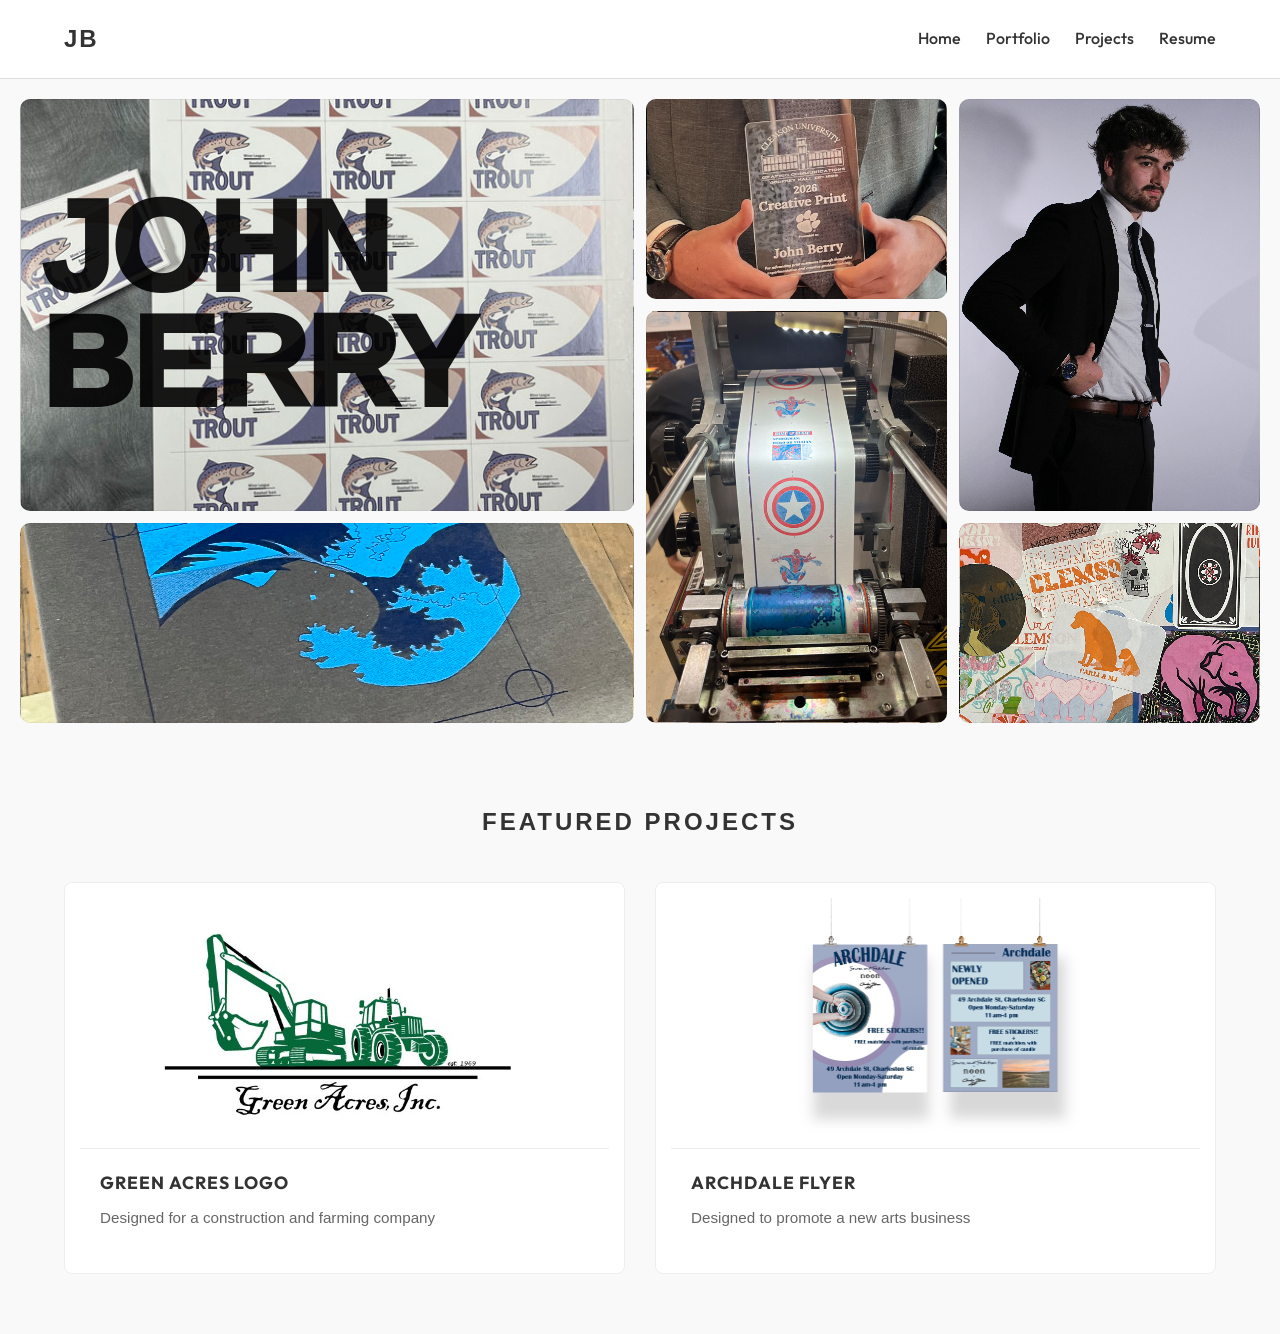
<file: index.html>
<!DOCTYPE html>
<html lang="en">
<head>
  <meta charset="UTF-8" />
  <meta http-equiv="refresh" content="0; url=./selfpromo/self.html" />
  <title>John Berry</title>
</head>
<body>
  Redirecting to the homepage...
</body>
</html>
</file>
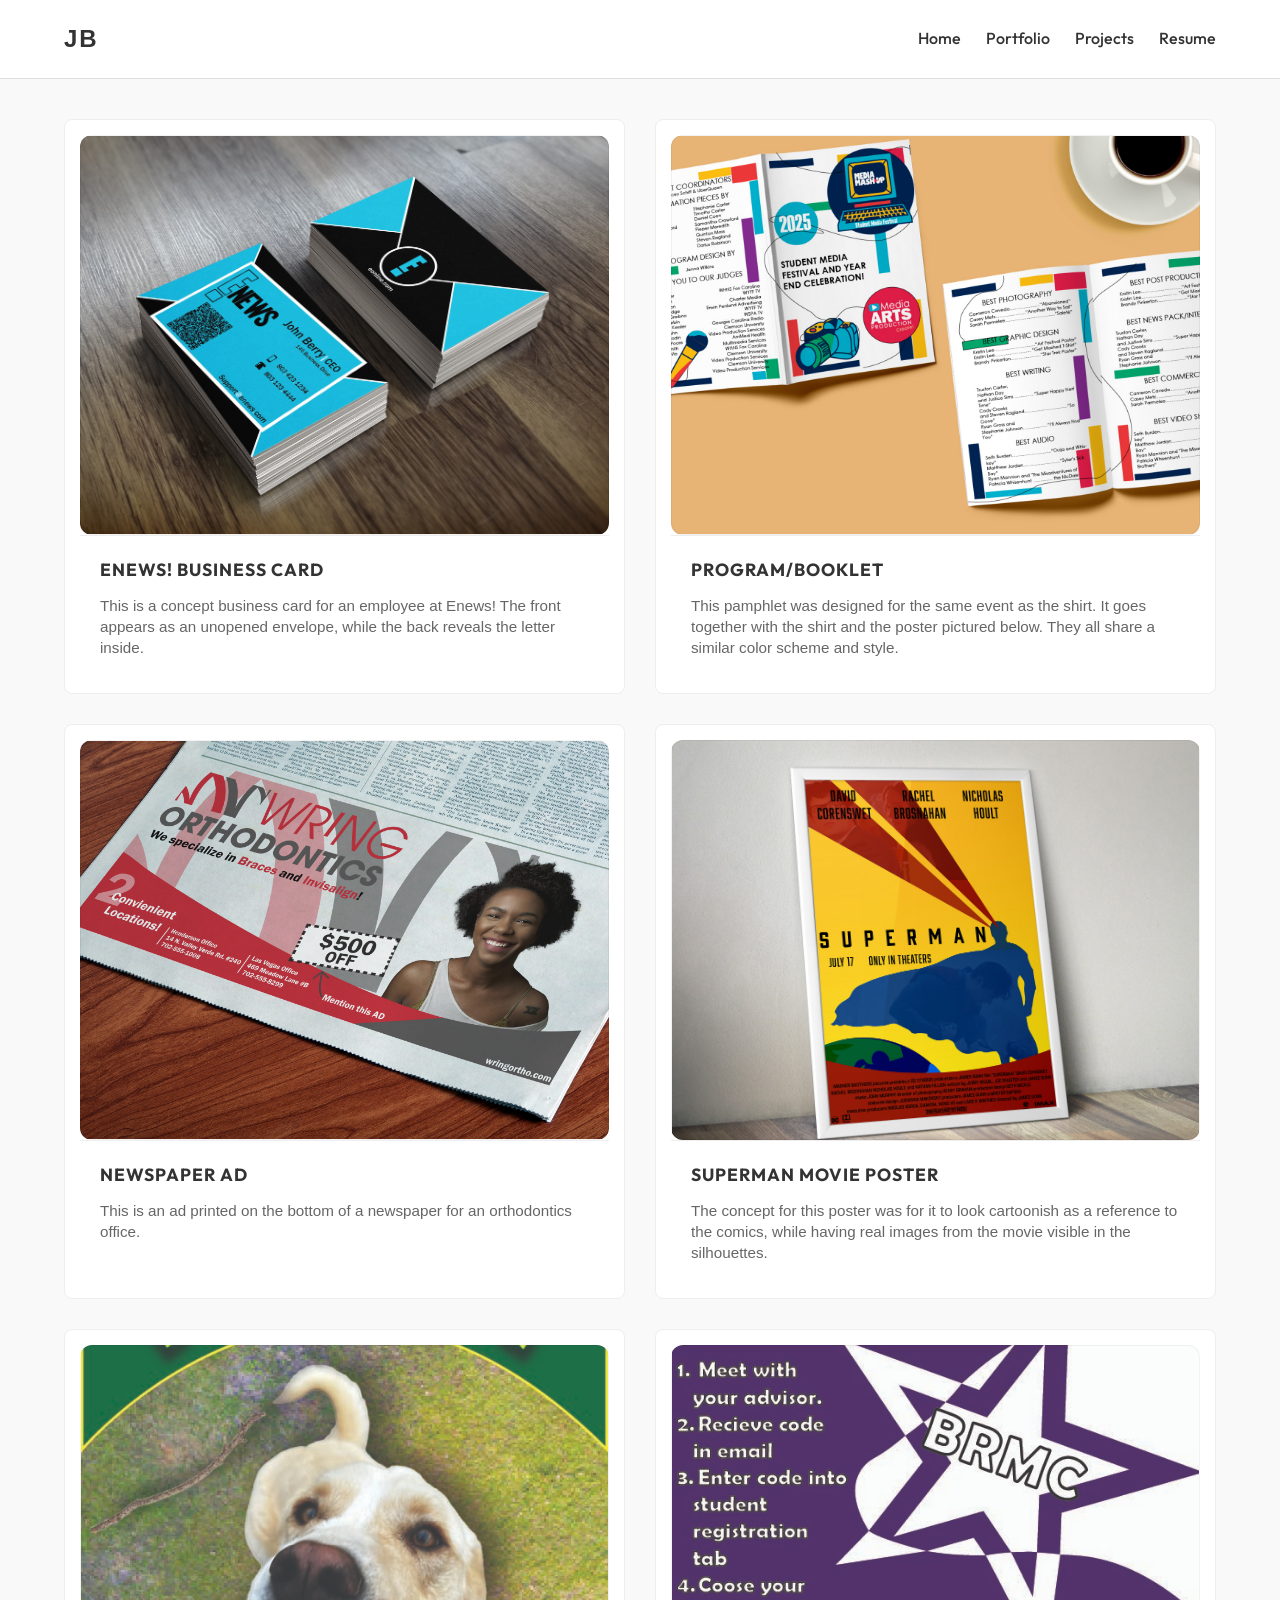
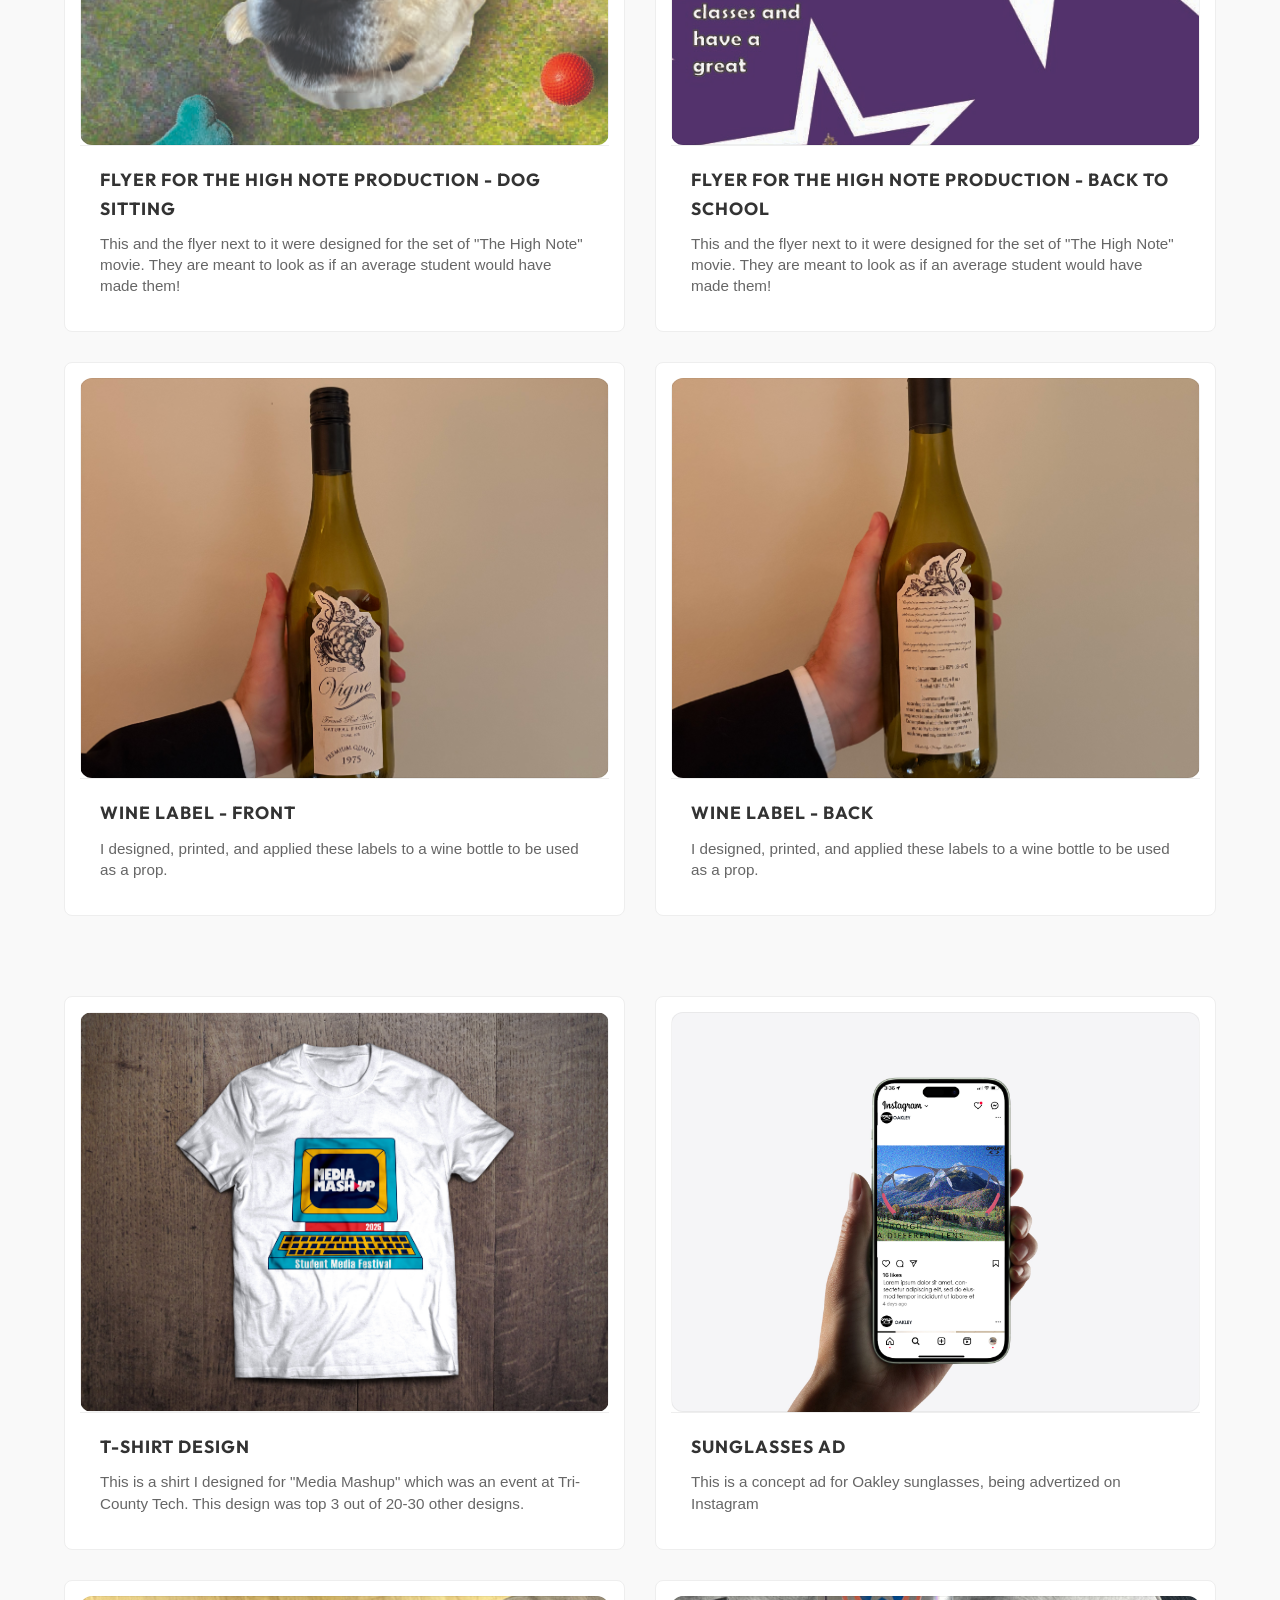
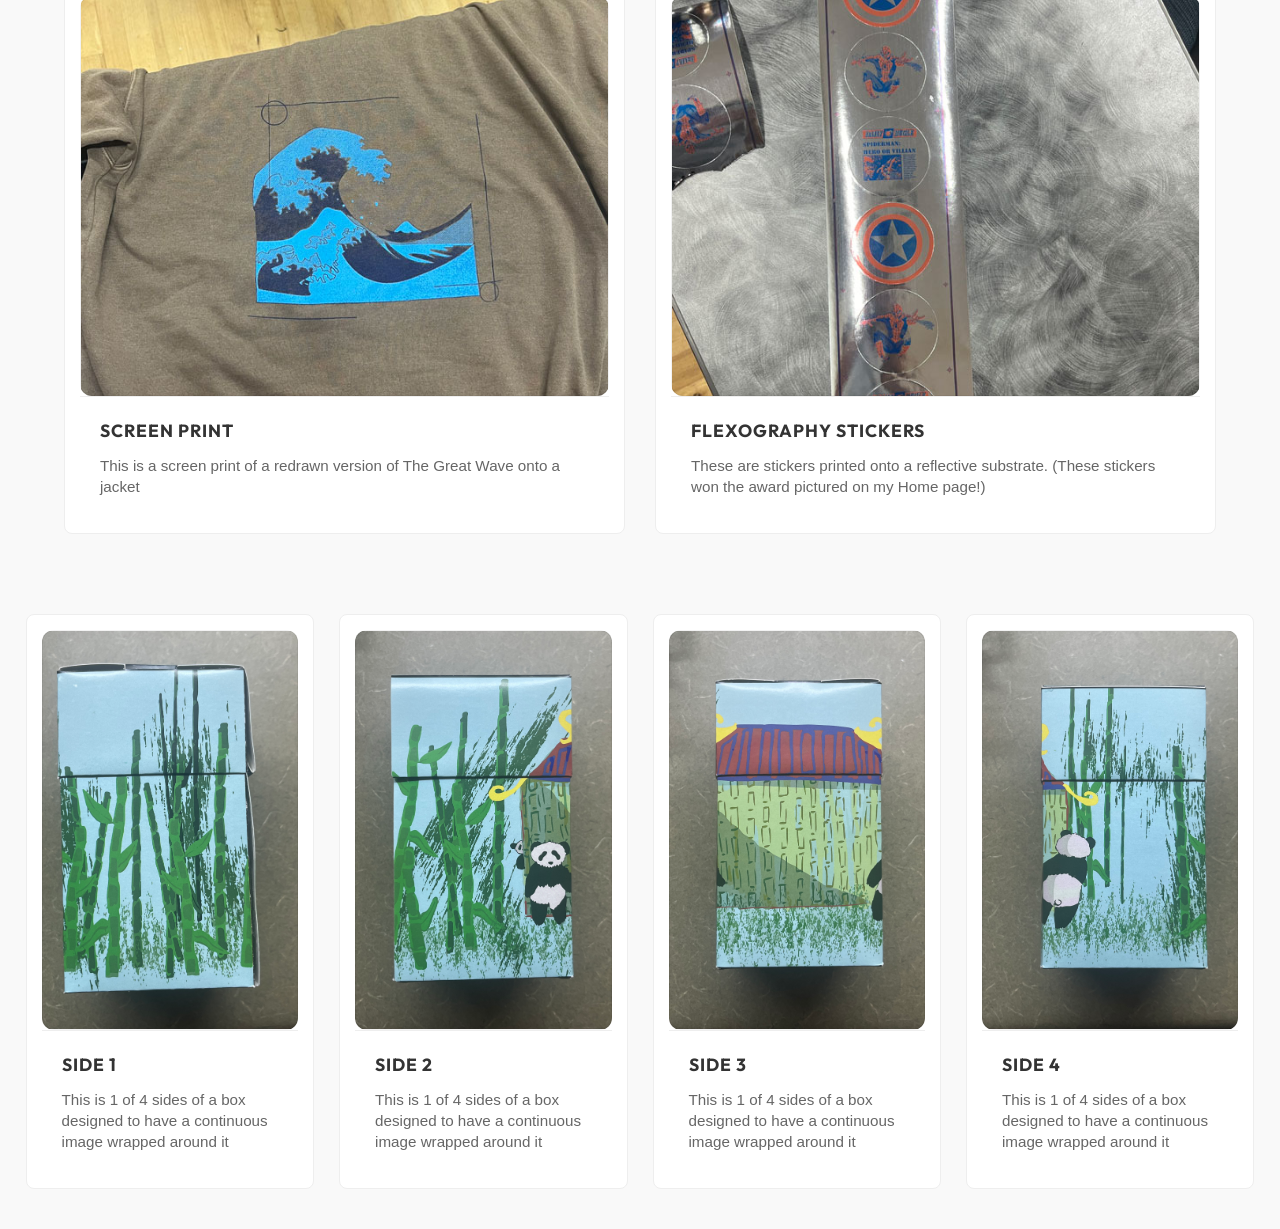
<file: selfpromo/portfolio.html>
<!DOCTYPE html>
<html lang="en">
<head>
    <meta charset="UTF-8">
    <meta name="viewport" content="width=device-width, initial-scale=1.0">
    <title>John Berry | Portfolio</title>
    
    <link rel="stylesheet" href="styleself.css">

    <link rel="preconnect" href="https://fonts.googleapis.com">
    <link rel="preconnect" href="https://fonts.gstatic.com" crossorigin>
    <link href="https://fonts.googleapis.com/css2?family=Outfit:wght@100..900&display=swap" rel="stylesheet">
</head>
<body>

      <header class="main-header">
        <div class="logo">JB</div>
        <nav>
            <ul>
                <li><a href="self.html">Home</a></li>
                <li><a href="portfolio.html">Portfolio</a></li>
                <li><a href="projects.html">Projects</a></li>
                <li><a href="resume.html">Resume</a></li>
            </ul>
        </nav>
    </header>

   <section class="portfolio-2x2">
    <div class="project-card">
        <div class="project-image" style="background-image: url('images/John-Berry-mockup-business-card-enews.jpg');" onclick="this.classList.toggle('expanded')"></div>
        <div class="project-info">
            <h3>Enews! Business Card</h3>
            <p>This is a concept business card for an employee at Enews! The front appears as an unopened envelope, while the back reveals the letter inside.</p>
        </div>
    </div>

    <div class="project-card">
        <div class="project-image" style="background-image: url('images/Program%20made%20for%20an%20event.jpg');" onclick="this.classList.toggle('expanded')"></div>
        <div class="project-info">
            <h3>Program/Booklet</h3>
            <p>This pamphlet was designed for the same event as the shirt. It goes together with the shirt and the poster pictured below. They all share a similar color scheme and style.</p>
        </div>
    </div>

    <div class="project-card">
        <div class="project-image" style="background-image: url('images/Ad%20in%20a%20newspaper%20for%20an%20orthodontics%20office.jpg');" onclick="this.classList.toggle('expanded')"></div>
        <div class="project-info">
            <h3>Newspaper Ad</h3>
            <p>This is an ad printed on the bottom of a newspaper for an orthodontics office.</p>
        </div>
    </div>

    <div class="project-card">
        <div class="project-image" style="background-image: url('images/John-Berry-movie-poster-superman.jpg');" onclick="this.classList.toggle('expanded')"></div>
        <div class="project-info">
            <h3>Superman Movie Poster</h3>
            <p>The concept for this poster was for it to look cartoonish as a reference to the comics, while having real images from the movie visible in the silhouettes.</p>
        </div>
    </div>
<div class="project-card">
        <div class="project-image" style="background-image: url('images/dog.jpg');" onclick="this.classList.toggle('expanded')"></div>
        <div class="project-info">
            <h3>Flyer for The High Note Production - Dog Sitting</h3>
            <p>This and the flyer next to it were designed for the set of "The High Note" movie. They are meant to look as if an average student would have made them!</p>
        </div>
    </div>
       <div class="project-card">
        <div class="project-image" style="background-image: url('images/school.jpg');" onclick="this.classList.toggle('expanded')"></div>
        <div class="project-info">
            <h3>Flyer for The High Note Production - Back to School</h3>
            <p>This and the flyer next to it were designed for the set of "The High Note" movie. They are meant to look as if an average student would have made them!</p>
        </div>
    </div>
       <div class="project-card">
        <div class="project-image" style="background-image: url('images/winefront.jpeg');" onclick="this.classList.toggle('expanded')"></div>
        <div class="project-info">
            <h3>Wine Label - Front</h3>
            <p>I designed, printed, and applied these labels to a wine bottle to be used as a prop.</p>
        </div>
    </div>
       <div class="project-card">
        <div class="project-image" style="background-image: url('images/wineback.jpeg');" onclick="this.classList.toggle('expanded')"></div>
        <div class="project-info">
            <h3>Wine Label - Back</h3>
            <p>I designed, printed, and applied these labels to a wine bottle to be used as a prop.</p>
        </div>
    </div>
    </section>
    <section class="portfolio-2x2">
    <div class="project-card">
        <div class="project-image" style="background-image: url('images/John-Berry-mashup-tshirt.jpg');" onclick="this.classList.toggle('expanded')"></div>
        <div class="project-info">
            <h3>T-shirt Design</h3>
            <p>This is a shirt I designed for "Media Mashup" which was an event at Tri-County Tech. This design was top 3 out of 20-30 other designs.</p>
        </div>
    </div>

    <div class="project-card">
        <div class="project-image" style="background-image: url('images/Sunglasses%20ad%20for%20Oakley.jpg');" onclick="this.classList.toggle('expanded')"></div>
        <div class="project-info">
            <h3>Sunglasses Ad</h3>
            <p>This is a concept ad for Oakley sunglasses, being advertized on Instagram</p>
        </div>
    </div>

    <div class="project-card">
        <div class="project-image" style="background-image: url('images/screenprint.jpg');" onclick="this.classList.toggle('expanded')"></div>
        <div class="project-info">
            <h3>Screen Print</h3>
            <p>This is a screen print of a redrawn version of The Great Wave onto a jacket</p>
        </div>
    </div>

    <div class="project-card">
        <div class="project-image" style="background-image: url('images/spiderman.jpg');" onclick="this.classList.toggle('expanded')"></div>
        <div class="project-info">
            <h3>Flexography Stickers</h3>
            <p>These are stickers printed onto a reflective substrate. (These stickers won the award pictured on my Home page!)</p>
        </div>
    </div>

    </section>
    <section class="portfolio-tall-4">
    <div class="project-card">
        <div class="project-image" style="background-image: url('images/box1.jpeg');" onclick="this.classList.toggle('expanded')"></div>
        <div class="project-info">
            <h3>Side 1</h3>
            <p>This is 1 of 4 sides of a box designed to have a continuous image wrapped around it</p>
        </div>
    </div>

    <div class="project-card">
        <div class="project-image" style="background-image: url('images/box2.jpeg');" onclick="this.classList.toggle('expanded')"></div>
        <div class="project-info">
            <h3>Side 2</h3>
            <p>This is 1 of 4 sides of a box designed to have a continuous image wrapped around it</p>
        </div>
    </div>

    <div class="project-card">
        <div class="project-image" style="background-image: url('images/box3.jpeg');" onclick="this.classList.toggle('expanded')"></div>
        <div class="project-info">
            <h3>Side 3</h3>
            <p>This is 1 of 4 sides of a box designed to have a continuous image wrapped around it</p>
        </div>
    </div>

    <div class="project-card">
        <div class="project-image" style="background-image: url('images/box4.jpeg');" onclick="this.classList.toggle('expanded')"></div>
        <div class="project-info">
            <h3>Side 4</h3>
            <p>This is 1 of 4 sides of a box designed to have a continuous image wrapped around it</p>
        </div>
    </div>
</section>
</body>
</html>
</file>
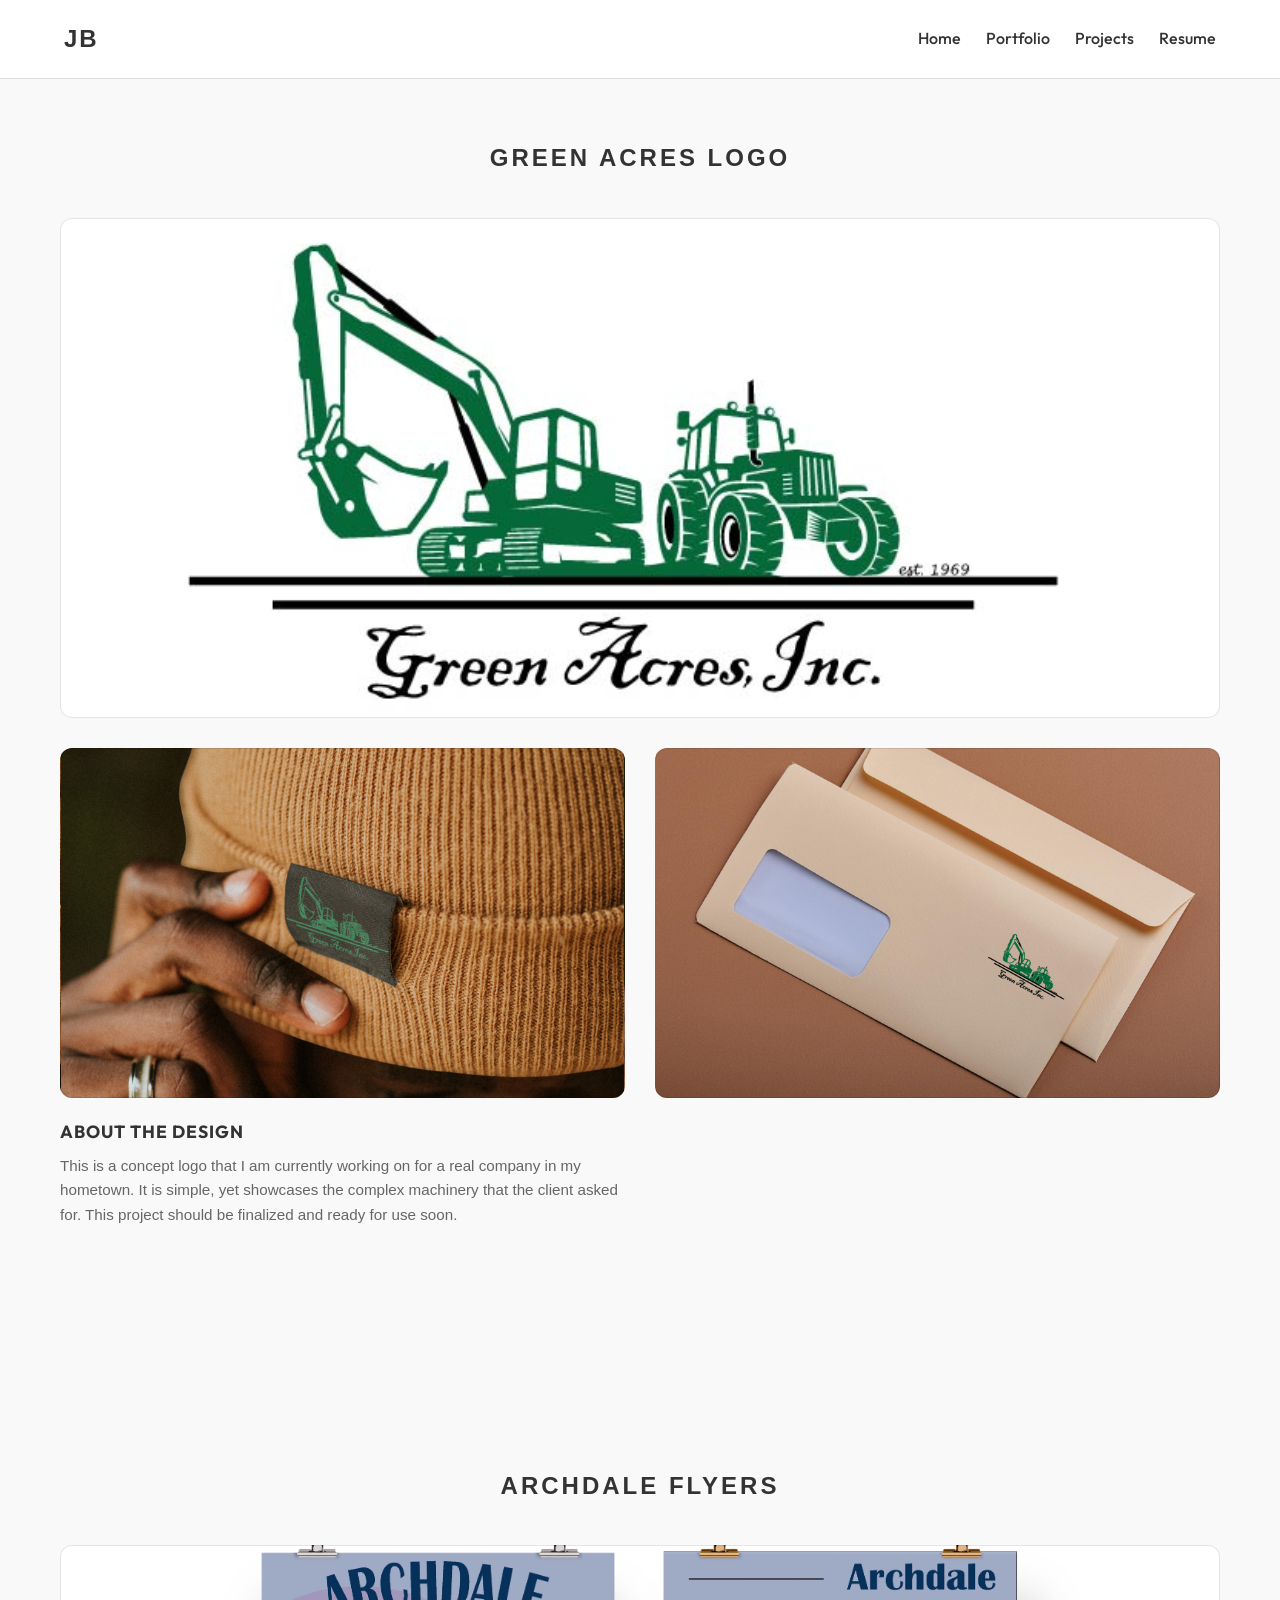
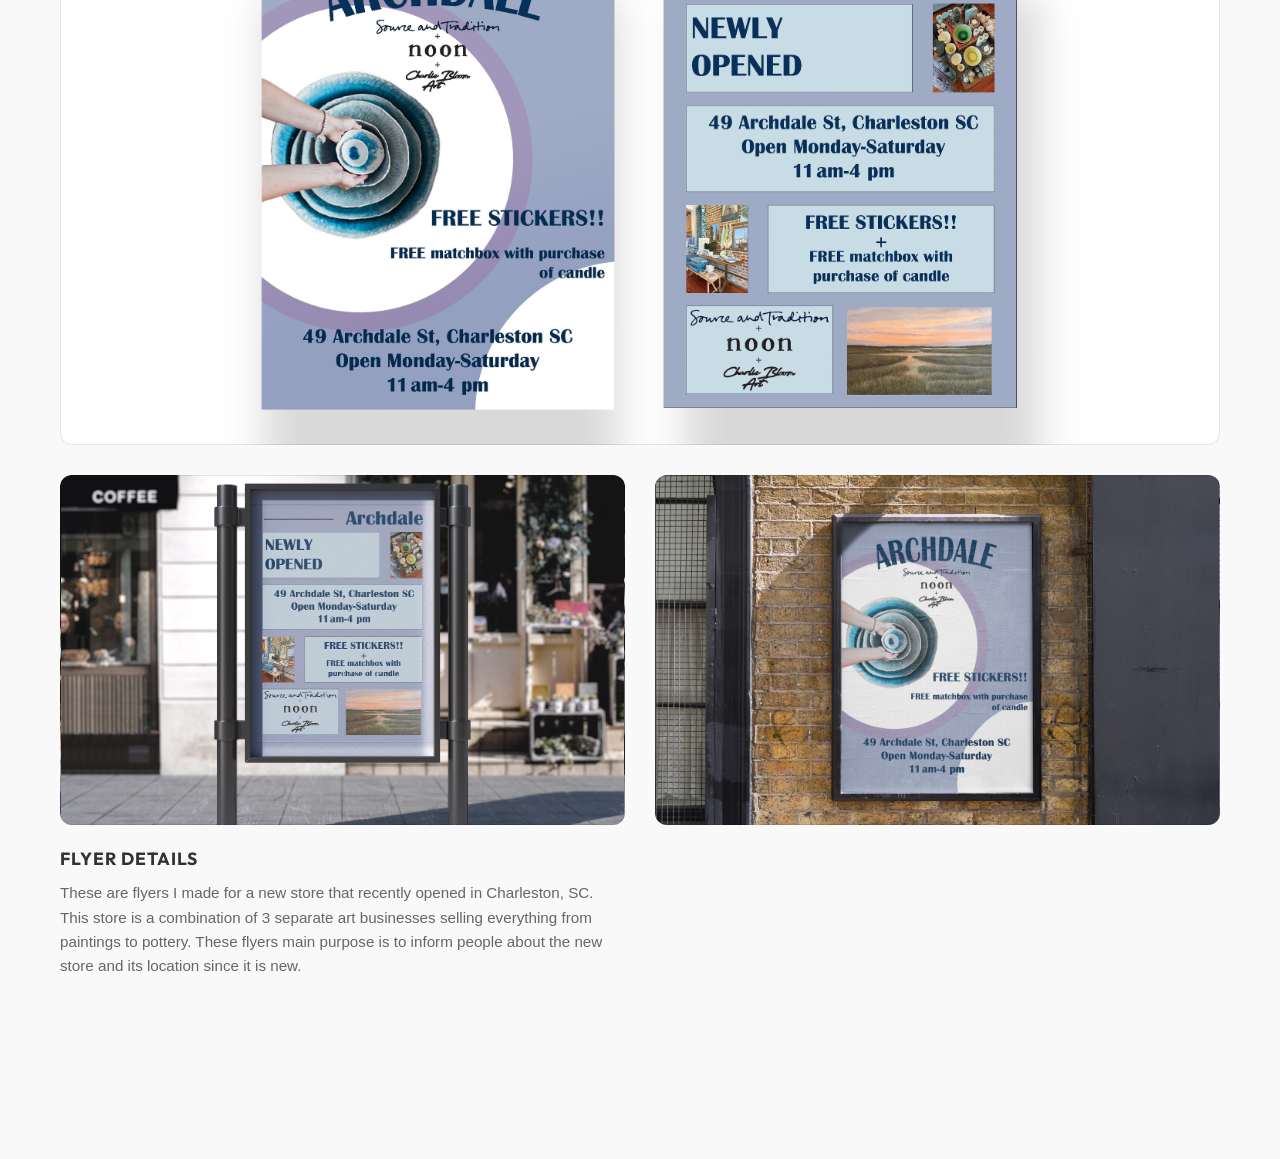
<file: selfpromo/projects.html>
<!DOCTYPE html>
<html lang="en">
<head>
    <meta charset="UTF-8">
    <meta name="viewport" content="width=device-width, initial-scale=1.0">
    <title>John Berry | Portfolio</title>
    
    <link rel="stylesheet" href="styleself.css">

    <link rel="preconnect" href="https://fonts.googleapis.com">
    <link rel="preconnect" href="https://fonts.gstatic.com" crossorigin>
    <link href="https://fonts.googleapis.com/css2?family=Outfit:wght@100..900&display=swap" rel="stylesheet">
</head>
<body>

       <header class="main-header">
        <div class="logo">JB</div>
        <nav>
            <ul>
                <li><a href="self.html">Home</a></li>
                <li><a href="portfolio.html">Portfolio</a></li>
                <li><a href="projects.html">Projects</a></li>
                <li><a href="resume.html">Resume</a></li>
            </ul>
        </nav>
    </header>

   <section class="projects-container">
    <h2 class="section-title">Green Acres Logo</h2>

    <div class="project-feature-group">
        <div class="feature-main">
            <div class="grid-item big-feature" style="background-image: url('images/Green-acres-logo-concept-4-JB-.jpg');" onclick="this.classList.toggle('expanded')"></div>
        </div>

        <div class="feature-sub">
            <div class="sub-item">
                <div class="grid-item small-feature" style="background-image: url('images/hat-mockup=gac@1x_1-2.jpg');" onclick="this.classList.toggle('expanded')"></div>
                <div class="text-box">
                    <h3>About the design</h3>
                    <p>This is a concept logo that I am currently working on for a real company in my hometown. It is simple, yet showcases the complex machinery that the client asked for. This project should be finalized and ready for use soon.</p>
                </div>
            </div>

            <div class="sub-item">
                <div class="grid-item small-feature" style="background-image: url('images/gac-letter.jpg');" onclick="this.classList.toggle('expanded')"></div>
            </div>
        </div>
    </div>
</section>
     <section id="archdale" class="projects-container">
         
    <h2 class="section-title">Archdale Flyers</h2>

    <div class="project-feature-group">
        <div class="feature-main">
            <div class="grid-item big-feature" style="background-image: url('images/archdale-two-poster-mockup.jpg');" onclick="this.classList.toggle('expanded')"></div>
        </div>

        <div class="feature-sub">
            <div class="sub-item">
                <div class="grid-item small-feature" style="background-image: url('images/archdale2.jpg');" onclick="this.classList.toggle('expanded')"></div>
                <div class="text-box">
                    <h3>Flyer Details</h3>
                    <p>These are flyers I made for a new store that recently opened in Charleston, SC. This store is a combination of 3 separate art businesses selling everything from paintings to pottery. These flyers main purpose is to inform people about the new store and its location since it is new.</p>
                </div>
            </div>

            <div class="sub-item">
                <div class="grid-item small-feature" style="background-image: url('images/archdale-single-poster-mockup@1x_3-3.jpg');" onclick="this.classList.toggle('expanded')"></div>
            </div>
        </div>
    </div>
</section>
</body>
</html>
</file>
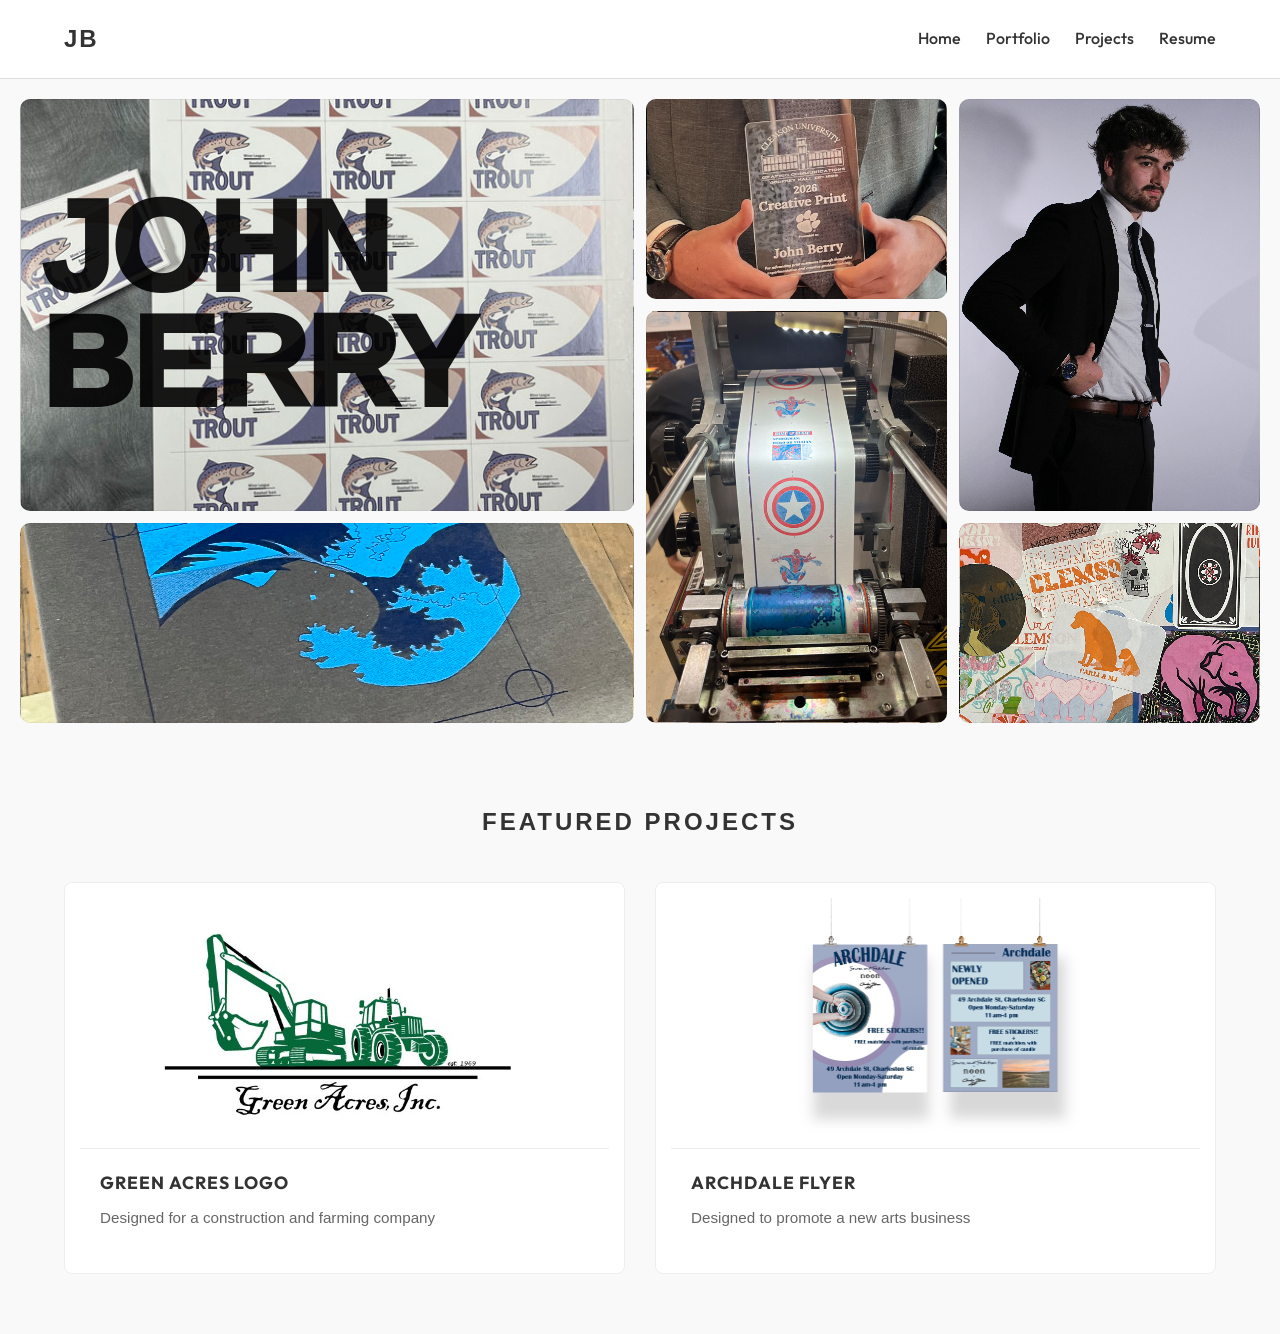
<file: selfpromo/self.html>
<!DOCTYPE html>
<html lang="en">
<head>
    <meta charset="UTF-8">
    <meta name="viewport" content="width=device-width, initial-scale=1.0">
    <title>John Berry | Portfolio</title>
    
    <link rel="stylesheet" href="styleself.css">

    <link rel="preconnect" href="https://fonts.googleapis.com">
    <link rel="preconnect" href="https://fonts.gstatic.com" crossorigin>
    <link href="https://fonts.googleapis.com/css2?family=Outfit:wght@100..900&display=swap" rel="stylesheet">
</head>
<body>

    <header class="main-header">
        <div class="logo">JB</div>
        <nav>
            <ul>
                <li><a href="self.html">Home</a></li>
                <li><a href="portfolio.html">Portfolio</a></li>
                <li><a href="projects.html">Projects</a></li>
                <li><a href="resume.html">Resume</a></li>
            </ul>
        </nav>
    </header>

    <section class="hero-grid">
        <div class="grid-item big" style="background-image: url('images/trout.jpg');" onclick="this.classList.toggle('expanded')">
            <div class="overlay"><h1>John Berry</h1></div>
        </div>
        <div class="grid-item" style="background-image: url('images/ink.jpeg');" onclick="this.classList.toggle('expanded')"></div>
        <div class="grid-item tall" style="background-image: url('images/portrait.JPG');" onclick="this.classList.toggle('expanded')"></div>
        <div class="grid-item wide" style="background-image: url('images/wave-printed.jpeg');" onclick="this.classList.toggle('expanded')"></div>
        <div class="grid-item tall" style="background-image: url('images/press.jpg');" onclick="this.classList.toggle('expanded')"></div>
        <div class="grid-item" style="background-image: url('images/stickers.jpeg');" onclick="this.classList.toggle('expanded')"></div>
    </section>
    
    <section id="work" class="container">
        <h2 class="section-title">Featured Projects</h2>
        <div class="project-grid">
            
            <a href="projects.html" class="project-card-link">
                <div class="project-card">
                    <img src="images/Green-acres-logo-concept-4-JB-.jpg" alt="Green Acres Logo" class="project-img">
                    <div class="project-info">
                        <h3 class="font">Green Acres Logo</h3>
                        <p class="role">Designed for a construction and farming company</p>
                    </div>
                </div>
            </a>

            <a href="projects.html#archdale" id="archdale" class="project-card-link">
                <div class="project-card">
                    <img src="images/archdale-two-poster-mockup.jpg" alt="Archdale flyers" class="project-img">
                    <div class="project-info">
                        <h3>Archdale Flyer</h3>
                        <p class="role">Designed to promote a new arts business</p>
                    </div>
                </div>
            </a>

        </div>
    </section>
</body>
</html>
</file>
<file: selfpromo/styleself.css>
/* Basic Resets */
* {
    margin: 0;
    padding: 0;
    box-sizing: border-box;
}

body {
    font-family: 'Helvetica Neue', Arial, sans-serif;
    line-height: 1.6;
    color: #333;
    background-color: #f9f9f9;
}

/* 1. Remove the 'px' from weight—it must be a number only */
.outfit-font {
  font-family: "Outfit", sans-serif;
  font-optical-sizing: auto;
  font-weight: 400; 
  font-style: normal;
}

/* 2. Tell your project titles to use the Google Font */
h3 {
    font-family: "Outfit", sans-serif !important;
}
nav {
    font-family: "Outfit", sans-serif !important;
}
/* 3. If you want to use @font-face for a local font later, do it like this: */
@font-face {
    font-family: 'MyCustomFont'; 
    src: url('fonts/myfont.woff2') format('woff2');
    font-weight: normal;
}
.outfit-font {
    font-family: 'MyCustomFont', sans-serif;
}
.outfit-font {
  font-family: "Outfit", sans-serif;
  font-optical-sizing: auto;
  font-weight: 100px;
  font-style: normal;
}
/* Header & Nav */
.main-header {
    display: flex;
    justify-content: space-between;
    align-items: center;
    padding: 20px 5%;
    background: #fff;
    position: sticky;
    top: 0;
    z-index: 1000;
    border-bottom: 1px solid #ddd;
}

.logo {
    font-weight: bold;
    font-size: 1.5rem;
    letter-spacing: 2px;
}

nav ul {
    display: flex;
    list-style: none;
    gap: 25px;
}

nav a {
    text-decoration: none;
    color: #333;
    font-weight: 500;
}
/* Styling the Name Overlay */
.overlay h1 {
    font-family: 'Bebas Neue', sans-serif; /* A bold, clean font works best for this */
    font-size: clamp(3rem, 10vw, 8rem);   /* This makes it HUGE but scales for mobile */
    font-weight: 950;
    
    /* Translucency */
    color: rgba(0, 0, 0, .9);      /* White at 40% opacity */
    
    /* Effects */
    text-transform: uppercase;
    letter-spacing: -2px;                 /* Tighter kerning for a modern look */
    line-height: 0.9;
    pointer-events: none;                 /* Allows clicks to go 'through' the text to the image */

}

/* Ensure the overlay container allows the text to sit correctly */
.overlay {
    position: absolute;
    width: 100%;
    height: 100%;
    display: flex;
    align-items: center;      /* Centers name vertically in the 'Big' box */
    justify-content: center;   /* Centers name horizontally */
    padding: 20px;
}
/* Hero Section with Background Image *//* 1. Ensure the parent containers allow full height */
html, body {
    height: 100%;
    margin: 0;
    padding: 0;
}

/* 2. The main area: Takes up all available space below the header */
.resume-main {
    display: flex;
    justify-content: center;
    align-items: flex-start;
    padding: 40px 20px;
    background-color: #f9f9f9;
    min-height: calc(100vh - 80px); /* Subtracts header height */
}

/* 3. The PDF Container: Defines the "Box" the PDF sits in */
.pdf-container {
    width: 100%;
    max-width: 1000px; /* Standard Portfolio width */
    height: 1100px;    /* Force a tall, physical height */
    background: #fff;
    box-shadow: 0 10px 30px rgba(0, 0, 0, 0.1);
    border-radius: 8px;
    overflow: hidden;
}

/* 4. The Object: Tells the PDF to fill that box 100% */
.pdf-container object {
    width: 100%;
    height: 100% !important;
    display: block;
}
.hero {
    position: relative;
    height: 80vh;
    display: flex;
    align-items: flex-end;
    justify-content: flex-start;
    text-align: left;
    color: white;
    /* Replace 'hero-bg.jpg' with your actual image path */
    background: linear-gradient(rgba(0,0,0,0.5), rgba(0,0,0,0.5)), 
                url('hero-bg.jpg') no-repeat center center/cover;
}

.hero-content h1 {
    font-size: 3.5rem;
    letter-spacing: -1px;
    margin-bottom: 10px;
}

.hero-content p {
    font-size: 1.2rem;
    text-transform: uppercase;
    letter-spacing: 2px;
}
.hero-grid {
    display: grid;
    grid-template-columns: repeat(4, 1fr);
    /* Lower this number if the gap is too big, or use 'auto' */
    grid-auto-rows: minmax(200px, auto); 
    gap: 12px;
    padding: 20px;
    /* This fills holes automatically */
    grid-auto-flow: dense; 
}

.grid-item.tall {
    /* This tells the item to take up two vertical slots, closing the gap */
    grid-row: span 2; 
}

.grid-item.big {
    grid-column: span 2;
    grid-row: span 2;
}
.grid-item {
    background-size: cover;
    background-position: center;
    border-radius: 10px;
    position: relative;
    transition: all 0.4s cubic-bezier(0.165, 0.84, 0.44, 1);
    cursor: pointer;
    border: 1px solid rgba(0,0,0,0.05);
}

/* --- THE IMPERFECT LOGIC --- */

/* Big square: 2x2 blocks */
.grid-item.big {
    grid-column: span 2;
    grid-row: span 2;
}

/* Tall block: 1 wide, 2 high */
.grid-item.tall {
    grid-row: span 2;
}

/* Wide block: 2 wide, 1 high */
.grid-item.wide {
    grid-column: span 2;
}

/* CSS3 Effect: Lift and Shadow */
.grid-item:hover {
    transform: translateY(-5px);
    box-shadow: 0 12px 24px rgba(0,0,0,0.15);
    z-index: 10;
}
/* This handles the 'click to expand' effect */
.grid-item.expanded {
    position: fixed;
    top: 5%;
    left: 5%;
    width: 90vw;
    height: 90vh;
    z-index: 10000;
    background-size: contain;
    background-repeat: no-repeat;
    background-color: rgba(0,0,0,0.9);
    border-radius: 0;
    cursor: zoom-out;
}

/* Ensure the overlay text doesn't block the click on the big item */
.overlay {
    pointer-events: none; 
}
/* Hides the name when the image is enlarged */
.grid-item.expanded .overlay {
    opacity: 0;
    transition: opacity 0.2s ease;
}
.portfolio-grid {
    display: grid;
    grid-template-columns: repeat(auto-fill, minmax(250px, 1fr)); /* Responsively adds columns */
    grid-auto-rows: 250px;
    grid-auto-flow: dense; /* Fills gaps automatically */
    gap: 15px;
    padding: 20px;
}

/* Maintain your existing spans for variety */
.grid-item.tall { grid-row: span 2; }
.grid-item.wide { grid-column: span 2; }
.grid-item.big { grid-column: span 2; grid-row: span 2; }

/* Keep your expansion logic from the home page */
.grid-item.expanded {
    position: fixed;
    top: 0; left: 0;
    width: 100vw; height: 100vh;
    z-index: 10000;
    background-size: contain;
    background-repeat: no-repeat;
    background-color: rgba(0,0,0,0.95);
    cursor: zoom-out;
}
/* Container for the Portfolio Page */
.portfolio-container {
    max-width: 1100px;
    margin: 0 auto;
    padding: 60px 20px;
    display: flex;
    flex-direction: column;
    gap: 80px; /* Space between projects */
}

/* The Cohesive Row Logic */
.portfolio-item {
    display: grid;
    grid-template-columns: 1.5fr 1fr; /* Image takes 60%, Text takes 40% */
    gap: 40px;
    align-items: center;
}

/* Image styling - matches your homepage "feel" */
.project-image {
    height: 450px;
    background-size: cover;
    background-position: center;
    border-radius: 12px;
    cursor: zoom-in;
    transition: transform 0.3s ease;
    border: 1px solid rgba(0,0,0,0.05);
}

.project-image:hover {
    transform: scale(1.02);
}

/* Text styling */
.project-info h3 {
    font-size: 1.8rem;
    text-transform: uppercase;
    letter-spacing: 1px;
    margin-bottom: 15px;
}

.project-info p {
    font-size: 1.1rem;
    color: #555;
    line-height: 1.6;
}

/* Mobile: Stack them so they don't get squished */
@media (max-width: 850px) {
    .portfolio-item {
        grid-template-columns: 1fr;
        gap: 20px;
    }
    .project-image {
        height: 300px;
    }
}
/* The 2x2 Container */
.portfolio-2x2 {
    display: grid;
    grid-template-columns: repeat(2, 1fr); /* Exactly 2 per row */
    gap: 40px;
    padding: 40px 5%;
    max-width: 1400px;
    margin: 0 auto;
}

/* The Card holding Image + Text */
.project-card {
    display: flex;
    flex-direction: column; /* Text stays under the image */
    background: #fff;
    border-radius: 12px;
    overflow: hidden;
    border: 1px solid #eee;
    transition: transform 0.3s ease;
}

.project-card:hover {
    transform: translateY(-5px);
    box-shadow: 0 10px 20px rgba(0,0,0,0.05);
}

/* Image Sizing - This stops them from being "huge" */
.project-image {
    width: 100%;
    height: 300px; /* Controlled height for the 2x2 look */
    background-size: cover;
    background-position: center;
    cursor: zoom-in;
}

/* Text Styling inside the card */
.project-info {
    padding: 20px;
}

.project-info h3 {
    font-family: inherit; /* Uses your Helvetica/Arial */
    font-size: 1.2rem;
    text-transform: uppercase;
    margin-bottom: 8px;
    letter-spacing: 1px;
}

.project-info p {
    font-size: 0.9rem;
    color: #666;
    line-height: 1.4;
}

/* Expansion logic remains the same */
.project-image.expanded {
    position: fixed;
    top: 0; left: 0;
    width: 100vw; height: 100vh;
    z-index: 100000;
    background-color: rgba(0,0,0,0.95);
    background-size: contain;
    background-repeat: no-repeat;
    cursor: zoom-out;
    border-radius: 0;
}
/* The 4-Column Container */
.portfolio-tall-4 {
    display: grid;
    grid-template-columns: repeat(4, 1fr); 
    gap: 25px;
    padding: 40px 2%;
    max-width: 1600px;
    margin: 0 auto;
}

/* The Card */
.project-card {
    display: flex;
    flex-direction: column;
    background: #fff;
    border: 1px solid #eee;
    border-radius: 8px;
    overflow: hidden;
    transition: transform 0.3s ease;
}

.project-card:hover {
    transform: translateY(-5px);
}

/* TALL IMAGE LOGIC */
.project-image {
    width: 100%;
    height: 450px; /* This makes it taller than it is wide */
    background-size: cover;
    background-position: center;
    cursor: zoom-in;
}

/* Text Styling */
.project-info {
    padding: 15px;
}

.project-info h3 {
    font-size: 1.1rem;
    text-transform: uppercase;
    margin-bottom: 5px;
}

.project-info p {
    font-size: 0.85rem;
    color: #666;
    line-height: 1.3;
}

/* Expansion logic (same as homepage) */
.project-image.expanded {
    position: fixed;
    top: 0; left: 0;
    width: 100vw; height: 100vh;
    z-index: 100000;
    background-color: rgba(0,0,0,0.95);
    background-size: contain;
    background-repeat: no-repeat;
    cursor: zoom-out;
    border-radius: 0;
}
.resume-main {
    flex: 1;
    padding: 10px; /* Reduced padding to let the image grow */
    display: flex;
    justify-content: center;
    align-items: flex-start; /* Aligns to top so you don't have a gap at the top */
    background-color: #f9f9f9;
    overflow-y: auto; /* Allows scrolling if the resume is long */
}

.resume-display {
    width: 100%;
    /* Increased max-width so it can actually fill the screen */
    max-width: 1200px; 
    
    /* This height calc forces it to be as tall as possible */
    height: 150vh; 
    
    background-size: contain; 
    background-repeat: no-repeat;
    background-position: top center; /* Keeps it locked to the top */
    
    border-radius: 10px;
    background-color: #fff;
    /* Removed the shadow/border if you want it to look "cleaner" and larger */
}
/* 1. RESET & BASE STYLES */
* {
    margin: 0;
    padding: 0;
    box-sizing: border-box;
}

body {
    font-family: 'Helvetica Neue', Arial, sans-serif;
    line-height: 1.6;
    color: #333;
    background-color: #f9f9f9;
}

/* 2. HEADER & NAV */
.main-header {
    display: flex;
    justify-content: space-between;
    align-items: center;
    padding: 20px 5%;
    background: #fff;
    position: sticky;
    top: 0;
    z-index: 1000;
    border-bottom: 1px solid #ddd;
}

.logo { font-weight: bold; font-size: 1.5rem; letter-spacing: 2px; }
nav ul { display: flex; list-style: none; gap: 25px; }
nav a { text-decoration: none; color: #333; font-weight: 500; }
nav a.active { border-bottom: 2px solid #333; }

/* 3. PROJECTS PAGE LAYOUT */
.projects-container {
    max-width: 1200px;
    margin: 0 auto;
    padding: 60px 20px;
}

.project-feature-group {
    margin-bottom: 100px; /* Space between different project sections */
}

.group-title {
    text-align: center;
    text-transform: uppercase;
    letter-spacing: 4px;
    margin-bottom: 30px;
    font-size: 1.5rem;
}

/* Big Image Section */
.feature-main {
    margin-bottom: 30px;
}

.big-feature {
    width: 100%;
    height: 500px; /* Force it big */
    background-size: cover;
    background-position: center;
    border-radius: 12px;
    cursor: zoom-in;
    border: 1px solid rgba(0,0,0,0.1);
}

/* Two Small Images Row */
.feature-sub {
    display: grid;
    grid-template-columns: 1fr 1fr;
    gap: 30px;
}

.small-feature {
    width: 100%;
    height: 350px; /* Smaller than main but still clear */
    background-size: cover;
    background-position: center;
    border-radius: 12px;
    cursor: zoom-in;
    border: 1px solid rgba(0,0,0,0.1);
}

/* Text Boxes (No more overlaps) */
.text-box {
    padding: 20px 0;
}

.text-box h3 {
    text-transform: uppercase;
    font-size: 1.1rem;
    margin-bottom: 8px;
    letter-spacing: 1px;
}

.text-box p {
    font-size: 0.95rem;
    color: #666;
    max-width: 800px;
}

/* 4. SHARED GRID ITEMS (For Home/Portfolio) */
.grid-item {
    transition: transform 0.3s ease;
}

.grid-item:hover {
    transform: translateY(-5px);
}

/* 5. EXPANSION LOGIC (Click to Zoom) */
.grid-item.expanded {
    position: fixed;
    top: 0; left: 0;
    width: 100vw; height: 100vh;
    z-index: 9999;
    background-color: rgba(0,0,0,0.95);
    background-size: contain;
    background-repeat: no-repeat;
    background-position: center;
    cursor: zoom-out;
    border-radius: 0;
}
.view-link, .project-card-link {
    text-decoration: none; /* Removes the underline */
    color: inherit;       /* Makes the text match the rest of the page (not purple) */
    display: block;       /* Ensures the entire card area stays clickable */
}
/* 1. THE GRID: Standard 2-column layout */
.portfolio-2x2 {
    display: grid;
    grid-template-columns: 1fr 1fr; /* Two equal columns */
    gap: 30px;
    padding: 40px 5%;
    max-width: 1400px;
    margin: 0 auto;
}

/* 2. THE CARD: Forces Image and Text to stack vertically */
.project-card {
    display: block !important; /* Forces vertical stacking */
    background: #fff;
    border: 1px solid #ddd;
    border-radius: 8px;
    overflow: hidden;
    position: relative; /* Keeps everything contained */
}

/* 3. THE IMAGE: Defines the space so it isn't flat or overlapping */
.project-image {
    width: 100%;
    height: 400px; /* Adjust this number to make images taller/shorter */
    background-size: cover;
    background-position: center;
    background-repeat: no-repeat;
    display: block !important;
    position: relative; /* Ensures it stays in its own 'box' */
    z-index: 1;
}

/* 4. THE INFO: Forces the text box to sit BELOW the image */
.project-info {
    display: block !important;
    padding: 20px;
    background: #ffffff;
    position: relative;
    z-index: 2; /* Ensures it sits on top of any background bleed */
    border-top: 1px solid #eee; /* Visual separator */
}

/* 5. TEXT STYLING: Clear and readable */
.project-info h3 {
    margin-bottom: 10px;
    color: #333;
    text-transform: uppercase;
}

.project-info p {
    color: #666;
    font-size: 0.95rem;
    line-height: 1.4;
}
/* --- BASIC LAYOUT --- */
* { margin: 0; padding: 0; box-sizing: border-box; }
body { font-family: Arial, sans-serif; background: #f9f9f9; }

.main-header {
    display: flex; justify-content: space-between; align-items: center;
    padding: 20px 5%; background: #fff; border-bottom: 1px solid #ddd;
    position: sticky; top: 0; z-index: 100;
}

.portfolio-2x2 {
    display: grid; grid-template-columns: 1fr 1fr;
    gap: 30px; padding: 40px 5%;
}

/* --- THE CARD FIX --- */
.project-card {
    display: flex;
    flex-direction: column;
    background: #fff;
    border-radius: 8px;
    border: 1px solid #ddd;
    overflow: visible !important; /* ALLOWS THE IMAGE TO BREAK OUT */
    position: relative;
}

.project-image {
    width: 100%;
    height: 400px;
    background-size: cover;
    background-position: center;
    cursor: zoom-in;
    transition: transform 0.2s ease;
}

.project-info { padding: 20px; border-top: 1px solid #eee; }

/* --- THE EXPANDED FIX (This is what you saw in your screenshot) --- */
.project-image.expanded {
    position: fixed !important; /* BREAKS OUT OF THE CARD */
    top: 0 !important;
    left: 0 !important;
    width: 100vw !important;
    height: 100vh !important;
    z-index: 99999 !important; /* SITS ON TOP OF EVERYTHING */
    background-color: rgba(0,0,0,0.95);
    background-size: contain; /* SHOWS FULL IMAGE WITHOUT CROP */
    background-repeat: no-repeat;
    cursor: zoom-out;
}
/* 1. Reset the Grid/Card so they don't trap the image */
.portfolio-2x2, .portfolio-tall-4, .project-card {
    /* This ensures the grid doesn't try to calculate space for the expanded image */
    transform: none !important;
    perspective: none !important;
    contain: none !important;
}

/* 2. The Expanded State: True Fullscreen Overlay */
.project-image.expanded {
    position: fixed !important;   /* This is the key: it floats above the page */
    top: 0 !important;
    left: 0 !important;
    width: 100vw !important;     /* Full screen width */
    height: 100vh !important;    /* Full screen height */
    z-index: 999999 !important;  /* Stays above nav and other cards */
    
    background-color: rgba(0, 0, 0, 0.95) !important;
    background-size: contain !important; /* Shows the full image without cropping */
    background-repeat: no-repeat !important;
    background-position: center !important;
    
    /* Remove any styling from the small version */
    margin: 0 !important;
    border-radius: 0 !important;
    cursor: zoom-out !important;
}

/* 3. Prevent the page from scrolling while a photo is open */
body:has(.expanded) {
    overflow: hidden;
}
/* MOBILE */
@media (max-width: 768px) {
    .portfolio-2x2 { grid-template-columns: 1fr; }
    .project-image { height: 300px; }
}
/* --- MOBILE FIX --- */
@media (max-width: 800px) {
    .portfolio-2x2 {
        grid-template-columns: 1fr; /* One column on small screens */
    }
}
/* 6. MOBILE RESPONSIVENESS */
@media (max-width: 850px) {
    .feature-sub {
        grid-template-columns: 1fr; /* Stack the small images on phones */
    }
    
    .big-feature {
        height: 300px;
    }
    
    .small-feature {
        height: 250px;
    }
}
/* Responsive: switch to 2 columns on tablets, 1 on mobile */
@media (max-width: 1100px) {
    .portfolio-tall-4 { grid-template-columns: repeat(2, 1fr); }
}

@media (max-width: 600px) {
    .portfolio-tall-4 { grid-template-columns: 1fr; }
}
/* Mobile: Switch to 1 column so it's not squished */
@media (max-width: 768px) {
    .portfolio-2x2 {
        grid-template-columns: 1fr;
    }
}
/* Mobile: Stack them into 1 or 2 columns so they don't get too tiny */
@media (max-width: 768px) {
    .hero-grid {
        grid-template-columns: repeat(2, 1fr);
    }
    .grid-item.big, .grid-item.wide, .grid-item.tall {
        grid-column: span 1;
        grid-row: span 1;
    }
}
/* Projects Grid */
.container {
    padding: 60px 5%;
}

.section-title {
    text-align: center;
    margin-bottom: 40px;
    text-transform: uppercase;
    letter-spacing: 3px;
}

.project-grid {
    display: grid;
    grid-template-columns: repeat(auto-fit, minmax(300px, 1fr));
    gap: 30px;
}

.project-card {
    background: #fff;
    padding: 15px;
    border: 1px solid #eee;
}

.img-placeholder {
    width: 100%;
    height: 250px;
    background: #ddd;
    margin-bottom: 15px;
}
.project-img {
    width: 100%;
    height: 250px;
    object-fit: contain; /* Shows full image, no cropping */
    background-color: #fff; /* Adds a clean white background behind the image */
    display: block;
}
.role {
    font-size: 0.9rem;
    color: #666;
    margin-bottom: 10px;
}
.project-card {
    background: #fff;
    padding: 15px;
    border: 1px solid #eee;
    transition: all 0.3s ease; /* Required for smooth animation */
    cursor: pointer;
}

.project-card:hover {
    transform: translateY(-10px); /* Lifts the card */
    box-shadow: 0 10px 20px rgba(0,0,0,0.1); /* Adds depth */
    border-color: #333;
}
</file>
